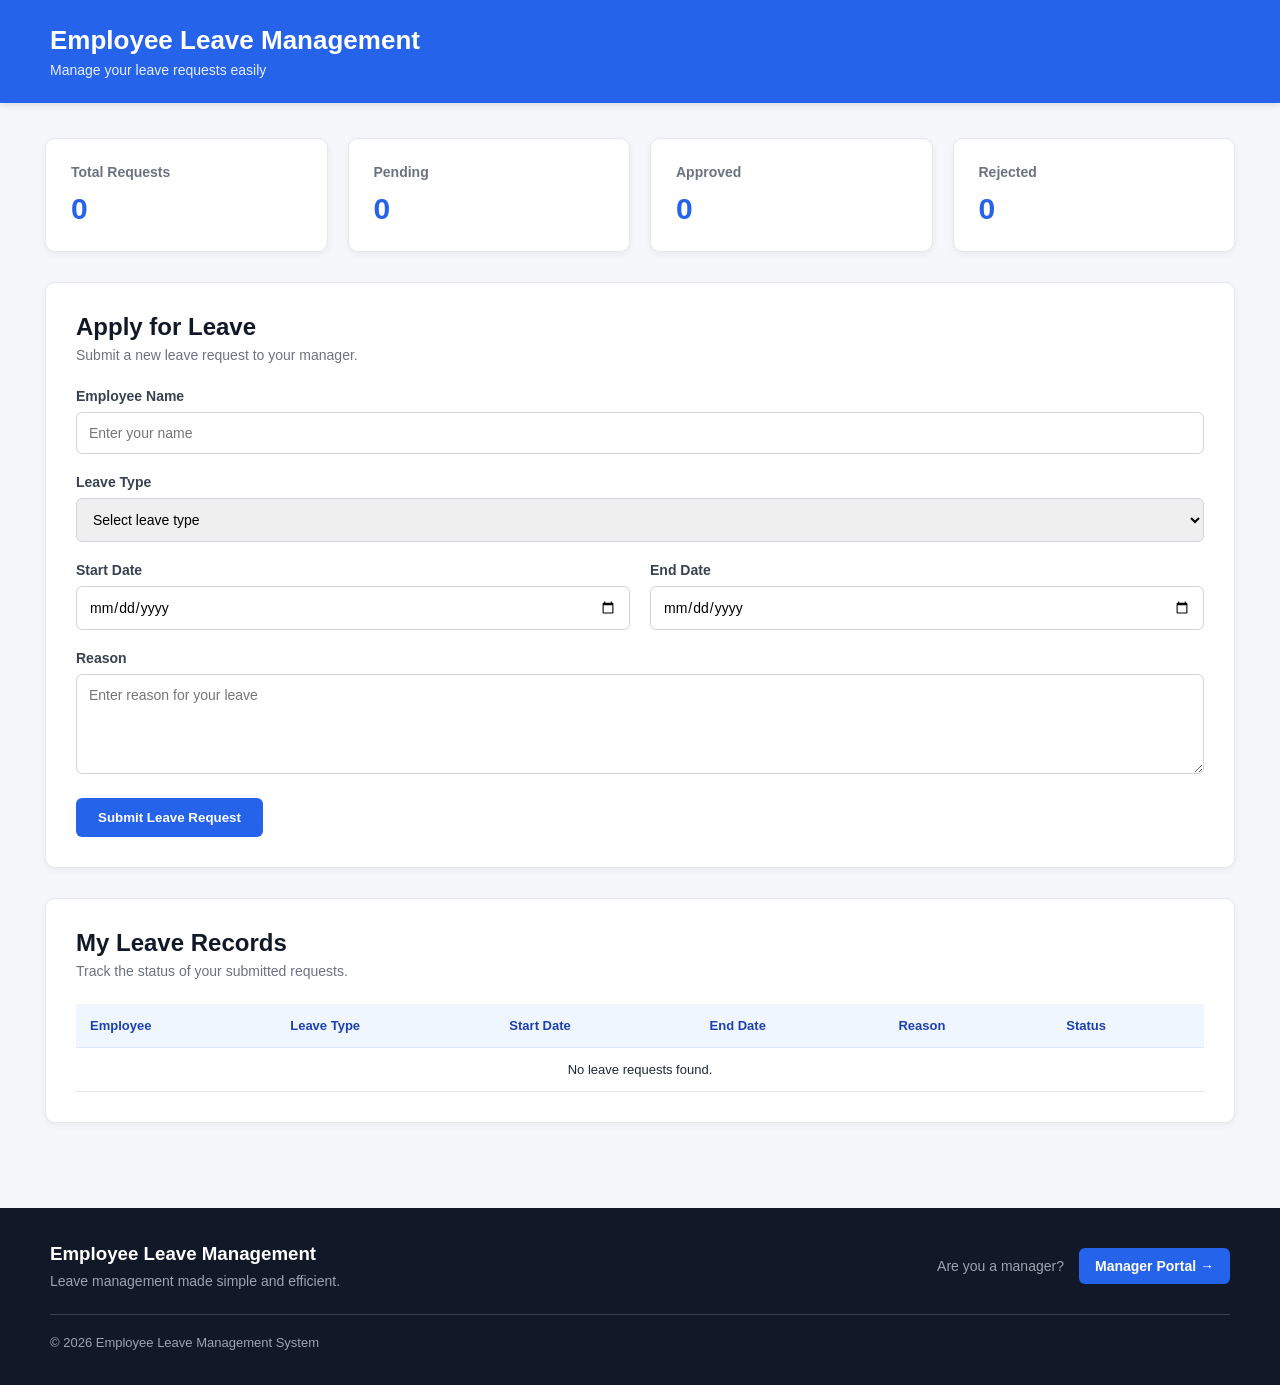
<file: index.html>
<!DOCTYPE html>
<html lang="en">

<head>
    <meta charset="UTF-8">
    <meta name="viewport" content="width=device-width, initial-scale=1.0">

    <title>Employee Leave Management</title>

    <link rel="stylesheet" href="style.css">
</head>

<body>

    <!-- ================= HEADER ================= -->

    <header class="header">

        <div class="logo-section">

            <h1>Employee Leave Management</h1>

            <p>
                Manage your leave requests easily
            </p>

        </div>

    </header>


    <!-- ================= MAIN ================= -->

    <main>

        <!-- Dashboard -->

        <section class="dashboard">

            <div class="card">

                <h3>Total Requests</h3>

                <h2 id="totalRequests">0</h2>

            </div>


            <div class="card">

                <h3>Pending</h3>

                <h2 id="pendingRequests">0</h2>

            </div>


            <div class="card">

                <h3>Approved</h3>

                <h2 id="approvedRequests">0</h2>

            </div>


            <div class="card">

                <h3>Rejected</h3>

                <h2 id="rejectedRequests">0</h2>

            </div>

        </section>


        <!-- ================= APPLY LEAVE ================= -->

        <section class="form-section">

            <h2>Apply for Leave</h2>

            <p class="section-description">
                Submit a new leave request to your manager.
            </p>


            <form id="leaveForm">

                <div class="form-group">

                    <label for="employeeName">
                        Employee Name
                    </label>

                    <input
                        type="text"
                        id="employeeName"
                        placeholder="Enter your name"
                        required
                    >

                </div>


                <div class="form-group">

                    <label for="leaveType">
                        Leave Type
                    </label>

                    <select id="leaveType" required>

                        <option value="">
                            Select leave type
                        </option>

                        <option value="Casual Leave">
                            Casual Leave
                        </option>

                        <option value="Sick Leave">
                            Sick Leave
                        </option>

                        <option value="Annual Leave">
                            Annual Leave
                        </option>

                        <option value="Emergency Leave">
                            Emergency Leave
                        </option>

                    </select>

                </div>


                <div class="date-container">

                    <div class="form-group">

                        <label for="startDate">
                            Start Date
                        </label>

                        <input
                            type="date"
                            id="startDate"
                            required
                        >

                    </div>


                    <div class="form-group">

                        <label for="endDate">
                            End Date
                        </label>

                        <input
                            type="date"
                            id="endDate"
                            required
                        >

                    </div>

                </div>


                <div class="form-group">

                    <label for="reason">
                        Reason
                    </label>

                    <textarea
                        id="reason"
                        placeholder="Enter reason for your leave"
                        required
                    ></textarea>

                </div>


                <button
                    type="submit"
                    class="submit-btn"
                >
                    Submit Leave Request
                </button>

            </form>

        </section>


        <!-- ================= EMPLOYEE RECORDS ================= -->

        <section class="records-section">

            <div class="section-heading">

                <div>

                    <h2>My Leave Records</h2>

                    <p>
                        Track the status of your submitted requests.
                    </p>

                </div>

            </div>


            <div class="table-container">

                <table>

                    <thead>

                        <tr>

                            <th>Employee</th>
                            <th>Leave Type</th>
                            <th>Start Date</th>
                            <th>End Date</th>
                            <th>Reason</th>
                            <th>Status</th>

                        </tr>

                    </thead>


                    <tbody id="leaveTableBody">

                    </tbody>

                </table>

            </div>

        </section>

    </main>


    <!-- ================= FOOTER ================= -->

    <footer class="footer">

        <div>

            <h3>Employee Leave Management</h3>

            <p>
                Leave management made simple and efficient.
            </p>

        </div>


        <div class="manager-link">

            <span>
                Are you a manager?
            </span>

            <a href="manager-login.html" target="_blank">
                Manager Portal →
            </a>

        </div>


        <div class="footer-bottom">

            © 2026 Employee Leave Management System

        </div>

    </footer>


    <script src="script.js">
        
    </script>
    

</html>
</file>
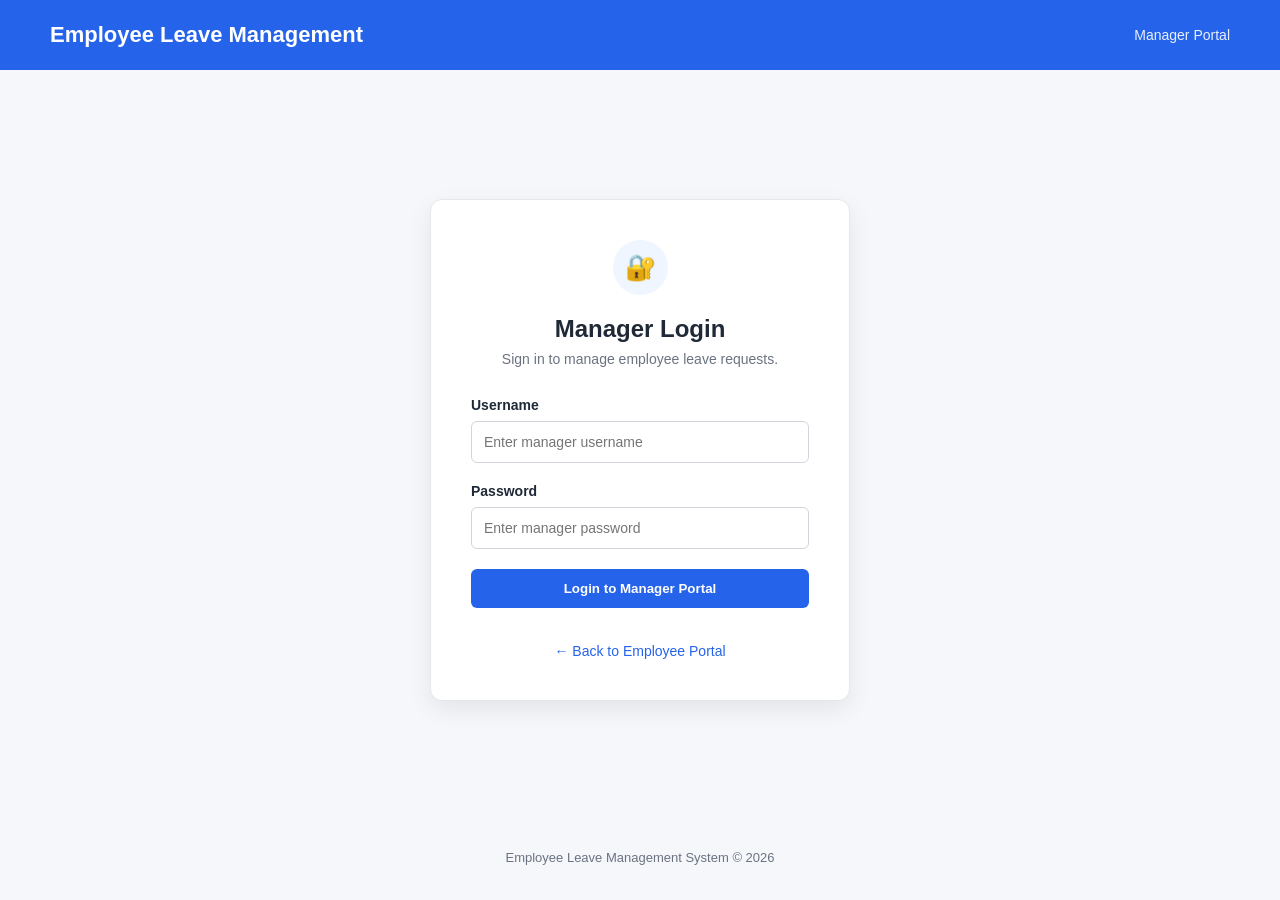
<file: manager-dashboard.html>
<!DOCTYPE html>
<html lang="en">

<head>

    <meta charset="UTF-8">

    <meta
        name="viewport"
        content="width=device-width, initial-scale=1.0"
    >

    <title>Manager Dashboard</title>

    <link rel="stylesheet" href="manager.css">

</head>


<body>

    <!-- HEADER -->

    <header class="manager-header">

        <div>

            <h1>
                Manager Dashboard
            </h1>

            <p>
                Review and manage employee leave requests
            </p>

        </div>


        <button
            id="logoutBtn"
            class="logout-btn"
        >
            Logout
        </button>

    </header>


    <!-- MAIN -->

    <main class="manager-main">


        <!-- STATISTICS -->

        <section class="dashboard">

            <div class="card">

                <h3>
                    Total Requests
                </h3>

                <h2 id="managerTotal">
                    0
                </h2>

            </div>


            <div class="card">

                <h3>
                    Pending
                </h3>

                <h2 id="managerPending">
                    0
                </h2>

            </div>


            <div class="card">

                <h3>
                    Approved
                </h3>

                <h2 id="managerApproved">
                    0
                </h2>

            </div>


            <div class="card">

                <h3>
                    Rejected
                </h3>

                <h2 id="managerRejected">
                    0
                </h2>

            </div>

        </section>


        <!-- REQUESTS -->

        <section class="manager-table-section">

            <div class="table-title">

                <div>

                    <h2>
                        Employee Leave Requests
                    </h2>

                    <p>
                        Review, approve or reject submitted requests.
                    </p>

                </div>

            </div>


            <div class="table-container">

                <table>

                    <thead>

                        <tr>

                            <th>Employee</th>
                            <th>Leave Type</th>
                            <th>Start Date</th>
                            <th>End Date</th>
                            <th>Reason</th>
                            <th>Status</th>
                            <th>Action</th>

                        </tr>

                    </thead>


                    <tbody id="managerTableBody">

                    </tbody>

                </table>

            </div>

        </section>

    </main>


    <script src="manager.js"></script>

</body>

</html>
</file>
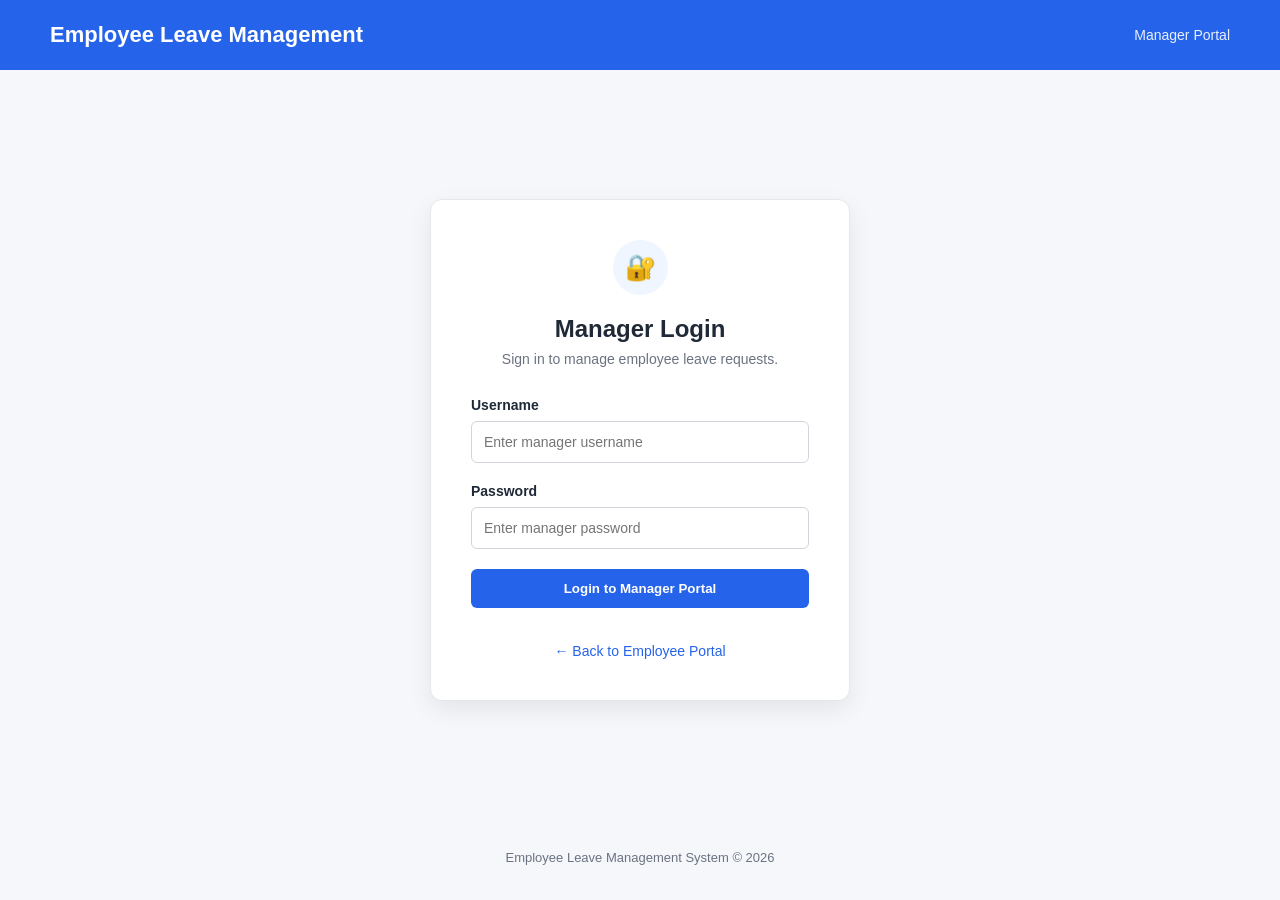
<file: manager-login.html>
<!DOCTYPE html>
<html lang="en">

<head>

    <meta charset="UTF-8">

    <meta
        name="viewport"
        content="width=device-width, initial-scale=1.0"
    >

    <title>Manager Login</title>

    <link rel="stylesheet" href="manager.css">

</head>


<body>

    <!-- HEADER -->

    <header class="manager-login-header">

        <h1>
            Employee Leave Management
        </h1>

        <span>
            Manager Portal
        </span>

    </header>


    <!-- LOGIN -->

    <main class="login-page">

        <div class="login-box">

            <div class="login-icon">
                🔐
            </div>

            <h2>
                Manager Login
            </h2>

            <p class="login-description">
                Sign in to manage employee leave requests.
            </p>


            <form id="loginForm">

                <div class="form-group">

                    <label for="username">
                        Username
                    </label>

                    <input
                        type="text"
                        id="username"
                        placeholder="Enter manager username"
                        required
                    >

                </div>


                <div class="form-group">

                    <label for="password">
                        Password
                    </label>

                    <input
                        type="password"
                        id="password"
                        placeholder="Enter manager password"
                        required
                    >

                </div>


                <button
                    type="submit"
                    class="login-btn"
                >
                    Login to Manager Portal
                </button>


                <p
                    id="loginError"
                    class="login-error"
                ></p>

            </form>


            <a
                href="index.html"
                class="back-link"
            >
                ← Back to Employee Portal
            </a>

        </div>

    </main>


    <footer class="simple-footer">

        Employee Leave Management System © 2026

    </footer>


    <script src="manager.js"></script>

</body>

</html>
</file>
<file: style.css>
/* =========================
   GLOBAL
========================= */

* {
    margin: 0;
    padding: 0;
    box-sizing: border-box;
}

body {
    font-family: Arial, sans-serif;

    background: #f5f7fb;

    color: #1f2937;

    min-height: 100vh;
}

button,
input,
select,
textarea {
    font-family: inherit;
}


/* =========================
   HEADER
========================= */

.header {
    background: #2563eb;

    color: white;

    padding: 25px 50px;

    box-shadow: 0 2px 8px rgba(0, 0, 0, 0.12);
}

.logo-section h1 {
    font-size: 26px;

    margin-bottom: 6px;
}

.logo-section p {
    font-size: 14px;

    opacity: 0.9;
}


/* =========================
   MAIN
========================= */

main {
    max-width: 1250px;

    margin: auto;

    padding: 35px 30px;
}


/* =========================
   DASHBOARD
========================= */

.dashboard {
    display: grid;

    grid-template-columns: repeat(4, 1fr);

    gap: 20px;

    margin-bottom: 30px;
}

.card {
    background: white;

    padding: 25px;

    border-radius: 10px;

    border: 1px solid #e5e7eb;

    box-shadow: 0 2px 7px rgba(0, 0, 0, 0.06);
}

.card h3 {
    font-size: 14px;

    color: #6b7280;

    margin-bottom: 12px;
}

.card h2 {
    font-size: 30px;

    color: #2563eb;
}


/* =========================
   FORM
========================= */

.form-section,
.records-section {
    background: white;

    padding: 30px;

    border-radius: 10px;

    border: 1px solid #e5e7eb;

    box-shadow: 0 2px 7px rgba(0, 0, 0, 0.06);

    margin-bottom: 30px;
}

.form-section h2,
.records-section h2 {
    color: #111827;

    margin-bottom: 6px;
}

.section-description,
.section-heading p {
    color: #6b7280;

    font-size: 14px;

    margin-bottom: 25px;
}


/* =========================
   FORM GROUP
========================= */

.form-group {
    margin-bottom: 20px;
}

.form-group label {
    display: block;

    margin-bottom: 8px;

    font-weight: 600;

    font-size: 14px;

    color: #374151;
}

.form-group input,
.form-group select,
.form-group textarea {
    width: 100%;

    padding: 12px;

    border: 1px solid #d1d5db;

    border-radius: 6px;

    outline: none;

    font-size: 14px;

    transition: 0.2s;
}

.form-group input:focus,
.form-group select:focus,
.form-group textarea:focus {
    border-color: #2563eb;

    box-shadow: 0 0 0 2px rgba(37, 99, 235, 0.1);
}

.form-group textarea {
    height: 100px;

    resize: vertical;
}


/* =========================
   DATE
========================= */

.date-container {
    display: grid;

    grid-template-columns: 1fr 1fr;

    gap: 20px;
}


/* =========================
   SUBMIT
========================= */

.submit-btn {
    background: #2563eb;

    color: white;

    border: none;

    padding: 12px 22px;

    border-radius: 6px;

    font-weight: 600;

    cursor: pointer;
}

.submit-btn:hover {
    background: #1d4ed8;
}


/* =========================
   TABLE
========================= */

.table-container {
    width: 100%;

    overflow-x: auto;
}

table {
    width: 100%;

    border-collapse: collapse;

    min-width: 800px;
}

thead {
    background: #eff6ff;
}

th {
    padding: 14px;

    text-align: left;

    color: #1e40af;

    font-size: 13px;

    border-bottom: 1px solid #dbeafe;
}

td {
    padding: 14px;

    font-size: 13px;

    border-bottom: 1px solid #e5e7eb;
}

tbody tr:hover {
    background: #f9fafb;
}


/* =========================
   STATUS
========================= */

.status {
    display: inline-block;

    padding: 5px 11px;

    border-radius: 20px;

    font-size: 12px;

    font-weight: 600;
}

.status-pending {
    background: #fef3c7;

    color: #92400e;
}

.status-approved {
    background: #dcfce7;

    color: #166534;
}

.status-rejected {
    background: #fee2e2;

    color: #991b1b;
}


/* =========================
   FOOTER
========================= */

.footer {
    background: #111827;

    color: white;

    padding: 35px 50px;

    margin-top: 20px;

    display: grid;

    grid-template-columns: 1fr 1fr;

    gap: 25px;
}

.footer h3 {
    margin-bottom: 8px;
}

.footer p {
    color: #9ca3af;

    font-size: 14px;
}

.manager-link {
    display: flex;

    justify-content: flex-end;

    align-items: center;

    gap: 15px;
}

.manager-link span {
    color: #9ca3af;

    font-size: 14px;
}

.manager-link a {
    color: white;

    text-decoration: none;

    background: #2563eb;

    padding: 10px 16px;

    border-radius: 6px;

    font-size: 14px;

    font-weight: 600;
}

.manager-link a:hover {
    background: #1d4ed8;
}

.footer-bottom {
    grid-column: 1 / -1;

    border-top: 1px solid #374151;

    padding-top: 20px;

    color: #9ca3af;

    font-size: 13px;
}


/* =========================
   RESPONSIVE
========================= */

@media (max-width: 900px) {

    .dashboard {
        grid-template-columns: repeat(2, 1fr);
    }

}

@media (max-width: 600px) {

    .header {
        padding: 20px;
    }

    main {
        padding: 25px 15px;
    }

    .dashboard {
        grid-template-columns: 1fr;
    }

    .date-container {
        grid-template-columns: 1fr;
    }

    .footer {
        grid-template-columns: 1fr;

        padding: 30px 20px;
    }

    .manager-link {
        justify-content: flex-start;

        flex-direction: column;

        align-items: flex-start;
    }
}
</file>
<file: manager.css>
/* =========================
   GLOBAL
========================= */

* {
    margin: 0;
    padding: 0;
    box-sizing: border-box;
}

body {
    font-family: Arial, sans-serif;

    background: #f5f7fb;

    color: #1f2937;
}


/* =========================
   LOGIN HEADER
========================= */

.manager-login-header {
    background: #2563eb;

    color: white;

    padding: 22px 50px;

    display: flex;

    justify-content: space-between;

    align-items: center;
}

.manager-login-header h1 {
    font-size: 22px;
}

.manager-login-header span {
    font-size: 14px;

    opacity: 0.9;
}


/* =========================
   LOGIN PAGE
========================= */

.login-page {
    min-height: calc(100vh - 140px);

    display: flex;

    justify-content: center;

    align-items: center;

    padding: 30px;
}

.login-box {
    width: 420px;

    background: white;

    padding: 40px;

    border-radius: 12px;

    border: 1px solid #e5e7eb;

    box-shadow: 0 8px 25px rgba(0, 0, 0, 0.08);

    text-align: center;
}

.login-icon {
    width: 55px;

    height: 55px;

    background: #eff6ff;

    border-radius: 50%;

    display: flex;

    justify-content: center;

    align-items: center;

    margin: 0 auto 20px;

    font-size: 25px;
}

.login-box h2 {
    margin-bottom: 8px;
}

.login-description {
    color: #6b7280;

    font-size: 14px;

    margin-bottom: 30px;
}


/* =========================
   FORM
========================= */

.form-group {
    text-align: left;

    margin-bottom: 20px;
}

.form-group label {
    display: block;

    margin-bottom: 8px;

    font-size: 14px;

    font-weight: 600;
}

.form-group input {
    width: 100%;

    padding: 12px;

    border: 1px solid #d1d5db;

    border-radius: 6px;

    outline: none;

    font-size: 14px;
}

.form-group input:focus {
    border-color: #2563eb;

    box-shadow:
        0 0 0 2px
        rgba(37, 99, 235, 0.1);
}


/* =========================
   LOGIN BUTTON
========================= */

.login-btn {
    width: 100%;

    padding: 12px;

    background: #2563eb;

    color: white;

    border: none;

    border-radius: 6px;

    font-weight: 600;

    cursor: pointer;
}

.login-btn:hover {
    background: #1d4ed8;
}


/* =========================
   LOGIN ERROR
========================= */

.login-error {
    color: #dc2626;

    font-size: 13px;

    margin-top: 12px;
}


/* =========================
   BACK LINK
========================= */

.back-link {
    display: inline-block;

    margin-top: 25px;

    color: #2563eb;

    text-decoration: none;

    font-size: 14px;
}

.back-link:hover {
    text-decoration: underline;
}


/* =========================
   FOOTER
========================= */

.simple-footer {
    text-align: center;

    padding: 20px;

    color: #6b7280;

    font-size: 13px;
}


/* =========================
   MANAGER HEADER
========================= */

.manager-header {
    background: #2563eb;

    color: white;

    padding: 25px 50px;

    display: flex;

    justify-content: space-between;

    align-items: center;
}

.manager-header h1 {
    margin-bottom: 5px;
}

.manager-header p {
    font-size: 14px;

    opacity: 0.9;
}


/* =========================
   LOGOUT
========================= */

.logout-btn {
    background: white;

    color: #dc2626;

    border: none;

    padding: 10px 20px;

    border-radius: 6px;

    font-weight: 600;

    cursor: pointer;
}

.logout-btn:hover {
    background: #fee2e2;
}


/* =========================
   MAIN
========================= */

.manager-main {
    max-width: 1250px;

    margin: auto;

    padding: 35px 30px;
}


/* =========================
   DASHBOARD
========================= */

.dashboard {
    display: grid;

    grid-template-columns: repeat(4, 1fr);

    gap: 20px;

    margin-bottom: 30px;
}

.card {
    background: white;

    padding: 25px;

    border-radius: 10px;

    border: 1px solid #e5e7eb;

    box-shadow:
        0 2px 7px
        rgba(0, 0, 0, 0.06);
}

.card h3 {
    color: #6b7280;

    font-size: 14px;

    margin-bottom: 10px;
}

.card h2 {
    color: #2563eb;

    font-size: 30px;
}


/* =========================
   TABLE SECTION
========================= */

.manager-table-section {
    background: white;

    padding: 30px;

    border-radius: 10px;

    border: 1px solid #e5e7eb;

    box-shadow:
        0 2px 7px
        rgba(0, 0, 0, 0.06);
}

.table-title {
    margin-bottom: 25px;
}

.table-title h2 {
    margin-bottom: 6px;
}

.table-title p {
    color: #6b7280;

    font-size: 14px;
}


/* =========================
   TABLE
========================= */

.table-container {
    overflow-x: auto;
}

table {
    width: 100%;

    border-collapse: collapse;

    min-width: 1000px;
}

thead {
    background: #eff6ff;
}

th {
    padding: 14px;

    text-align: left;

    color: #1e40af;

    font-size: 13px;

    border-bottom: 1px solid #dbeafe;
}

td {
    padding: 14px;

    font-size: 13px;

    border-bottom: 1px solid #e5e7eb;
}

tbody tr:hover {
    background: #f9fafb;
}


/* =========================
   STATUS
========================= */

.status {
    display: inline-block;

    padding: 5px 11px;

    border-radius: 20px;

    font-size: 12px;

    font-weight: 600;
}

.status-pending {
    background: #fef3c7;

    color: #92400e;
}

.status-approved {
    background: #dcfce7;

    color: #166534;
}

.status-rejected {
    background: #fee2e2;

    color: #991b1b;
}


/* =========================
   ACTION BUTTONS
========================= */

.action-btn {
    border: none;

    padding: 7px 10px;

    border-radius: 5px;

    color: white;

    font-size: 12px;

    font-weight: 600;

    margin-right: 4px;

    cursor: pointer;
}

.approve-btn {
    background: #16a34a;
}

.approve-btn:hover {
    background: #15803d;
}

.reject-btn {
    background: #dc2626;
}

.reject-btn:hover {
    background: #b91c1c;
}


/* =========================
   RESPONSIVE
========================= */

@media (max-width: 900px) {

    .dashboard {
        grid-template-columns: repeat(2, 1fr);
    }

}

@media (max-width: 600px) {

    .manager-header {
        padding: 20px;

        flex-direction: column;

        align-items: flex-start;

        gap: 15px;
    }

    .manager-main {
        padding: 25px 15px;
    }

    .dashboard {
        grid-template-columns: 1fr;
    }

    .login-box {
        width: 100%;

        padding: 30px 20px;
    }

    .manager-login-header {
        padding: 20px;

        flex-direction: column;

        align-items: flex-start;

        gap: 5px;
    }

}
#loginError {
    color: red;
    margin-top: 10px;
    font-size: 14px;
}
</file>
